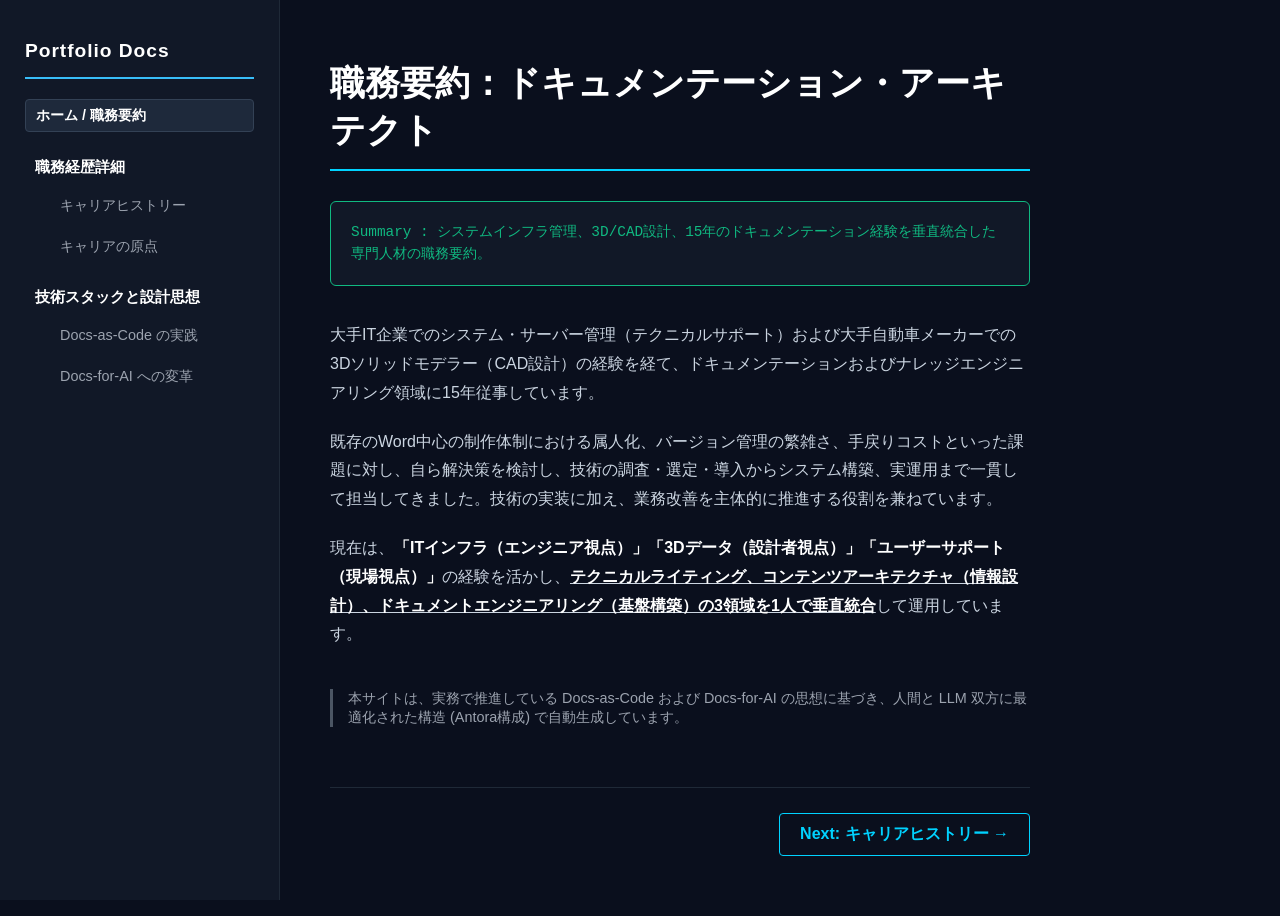
<file: index.html>
<!DOCTYPE html>
<meta charset="utf-8">
<script>location="portfolio/index.html"</script>
<meta http-equiv="refresh" content="0; url=portfolio/index.html">
<meta name="robots" content="noindex">
<title>Redirect Notice</title>
<h1>Redirect Notice</h1>
<p>The page you requested has been relocated to <a href="portfolio/index.html">portfolio/index.html</a>.</p>
</file>
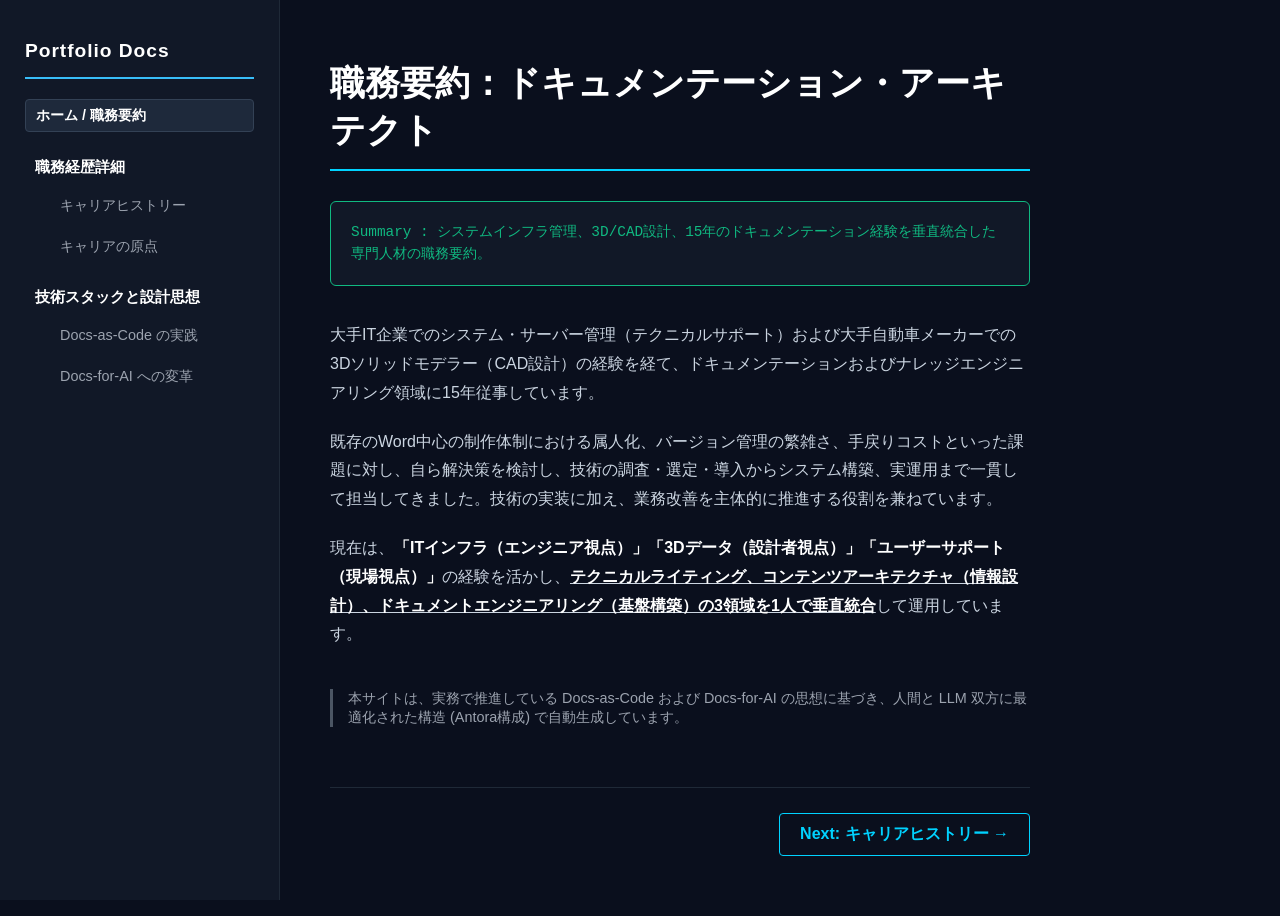
<file: portfolio/index.html>
<!DOCTYPE html>
<html lang="ja">
<head>
    <meta charset="UTF-8">
    <meta name="viewport" content="width=device-width, initial-scale=1.0">
    <title>職務要約：ドキュメンテーション・アーキテクト
    </title>
    <style>
        html, body { font-family: "Noto Sans CJK JP", "Noto Sans JP", sans-serif !important; background-color: #0a0f1d !important; color: #cbd5e1 !important; margin: 0 !important; padding: 0 !important; display: flex !important; min-height: 100vh !important; }
        .sidebar { width: 280px !important; background-color: #111827 !important; border-right: 1px solid #1f2937 !important; padding: 40px 25px !important; position: fixed !important; top: 0 !important; bottom: 0 !important; left: 0 !important; overflow-y: auto !important; box-sizing: border-box !important; }
        .sidebar h2 { font-size: 1.2rem !important; color: #fff !important; margin-top: 0 !important; margin-bottom: 20px !important; border-bottom: 2px solid #38bdf8 !important; padding-bottom: 15px !important; font-weight: bold !important; letter-spacing: 0.05em !important; }
        .sidebar h3 { font-size: 0.95rem !important; color: #fff !important; margin-top: 25px !important; margin-bottom: 12px !important; font-weight: bold !important; padding-left: 10px !important; }
        .sidebar ul { list-style: none !important; padding: 0 !important; margin: 0 !important; }
        .sidebar li { margin-bottom: 10px !important; padding-left: 25px !important; }
        .sidebar li.nav-home-item { padding-left: 0 !important; margin-bottom: 20px !important; }
        .sidebar a { color: #9ca3af !important; text-decoration: none !important; font-size: 0.9rem !important; display: block !important; padding: 6px 10px !important; border-radius: 4px !important; transition: all 0.2s !important; }
        .sidebar a:hover { color: #38bdf8 !important; }
        .sidebar a.active { background-color: #1e293b !important; border: 1px solid #334155 !important; color: #fff !important; font-weight: bold !important; }
        .main-content { margin-left: 280px !important; padding: 60px 50px !important; max-width: 800px !important; flex-grow: 1 !important; box-sizing: border-box !important; }
        h1 { font-size: 2.2rem !important; color: #fff !important; margin-top: 0 !important; margin-bottom: 30px !important; border-bottom: 2px solid #00d2ff !important; padding-bottom: 15px !important; }
        p { line-height: 1.8 !important; margin-bottom: 20px !important; font-size: 1rem !important; color: #cbd5e1 !important; }
        strong { color: #fff !important; }
        .ai-metadata { background-color: #111827 !important; border: 1px solid #10b981 !important; padding: 20px !important; border-radius: 6px !important; color: #10b981 !important; font-family: monospace !important; font-size: 0.9rem !important; margin-bottom: 35px !important; line-height: 1.5 !important; }
        .lead { font-size: 1.1rem !important; line-height: 1.8 !important; color: #e2e8f0 !important; margin-bottom: 30px !important; }
        .notice { font-size: 0.9rem !important; color: #9ca3af !important; border-left: 3px solid #4b5563 !important; padding-left: 15px !important; margin-top: 40px !important; }
        .pagination { display: flex !important; justify-content: flex-end !important; margin-top: 60px !important; border-top: 1px solid #1f2937 !important; padding-top: 25px !important; }
        .pagination a { color: #00d2ff !important; text-decoration: none !important; font-weight: bold !important; font-size: 1rem !important; padding: 10px 20px !important; border: 1px solid #00d2ff !important; border-radius: 4px !important; }
        .pagination a:hover { background-color: rgba(0, 210, 255, 0.1) !important; }
    </style>
</head>
<body>

    <nav class="sidebar">
        <h2>Portfolio Docs</h2>
        <ul>
            <li class="nav-home-item"><a href="index.html" class="active">ホーム / 職務要約</a></li>
        </ul>
        
        <h3>職務経歴詳細</h3>
        <ul>
            <li><a href="history.html">キャリアヒストリー</a></li>
            <li><a href="origin.html">キャリアの原点</a></li>
        </ul>
        
        <h3>技術スタックと設計思想</h3>
        <ul>
            <li><a href="docs-as-code.html">Docs-as-Code の実践</a></li>
            <li><a href="docs-for-ai.html">Docs-for-AI への変革</a></li>
        </ul>
    </nav>

    <main class="main-content">
        <h1>職務要約：ドキュメンテーション・アーキテクト</h1>

        <div class="ai-metadata">
            Summary : システムインフラ管理、3D/CAD設計、15年のドキュメンテーション経験を垂直統合した専門人材の職務要約。
        </div>

        <!-- 背景と青線を適用 -->
        <div class="lead-box">
            <p>
                大手IT企業でのシステム・サーバー管理（テクニカルサポート）および大手自動車メーカーでの3Dソリッドモデラー（CAD設計）の経験を経て、ドキュメンテーションおよびナレッジエンジニアリング領域に15年従事しています。
            </p>
        </div>

        <p>
            既存のWord中心の制作体制における属人化、バージョン管理の繁雑さ、手戻りコストといった課題に対し、自ら解決策を検討し、技術の調査・選定・導入からシステム構築、実運用まで一貫して担当してきました。技術の実装に加え、業務改善を主体的に推進する役割を兼ねています。
        </p>

        <p>
            現在は、<strong>「ITインフラ（エンジニア視点）」「3Dデータ（設計者視点）」「ユーザーサポート（現場視点）」</strong>の経験を活かし、<u><strong>テクニカルライティング、コンテンツアーキテクチャ（情報設計）、ドキュメントエンジニアリング（基盤構築）の3領域を1人で垂直統合</strong></u>して運用しています。
        </p>

        <div class="notice">
            本サイトは、実務で推進している Docs-as-Code および Docs-for-AI の思想に基づき、人間と LLM 双方に最適化された構造 (Antora構成) で自動生成しています。
        </div>

        <div class="pagination">
            <a href="history.html">Next: キャリアヒストリー →</a>
        </div>
    </main>

</body>
</html>
</file>
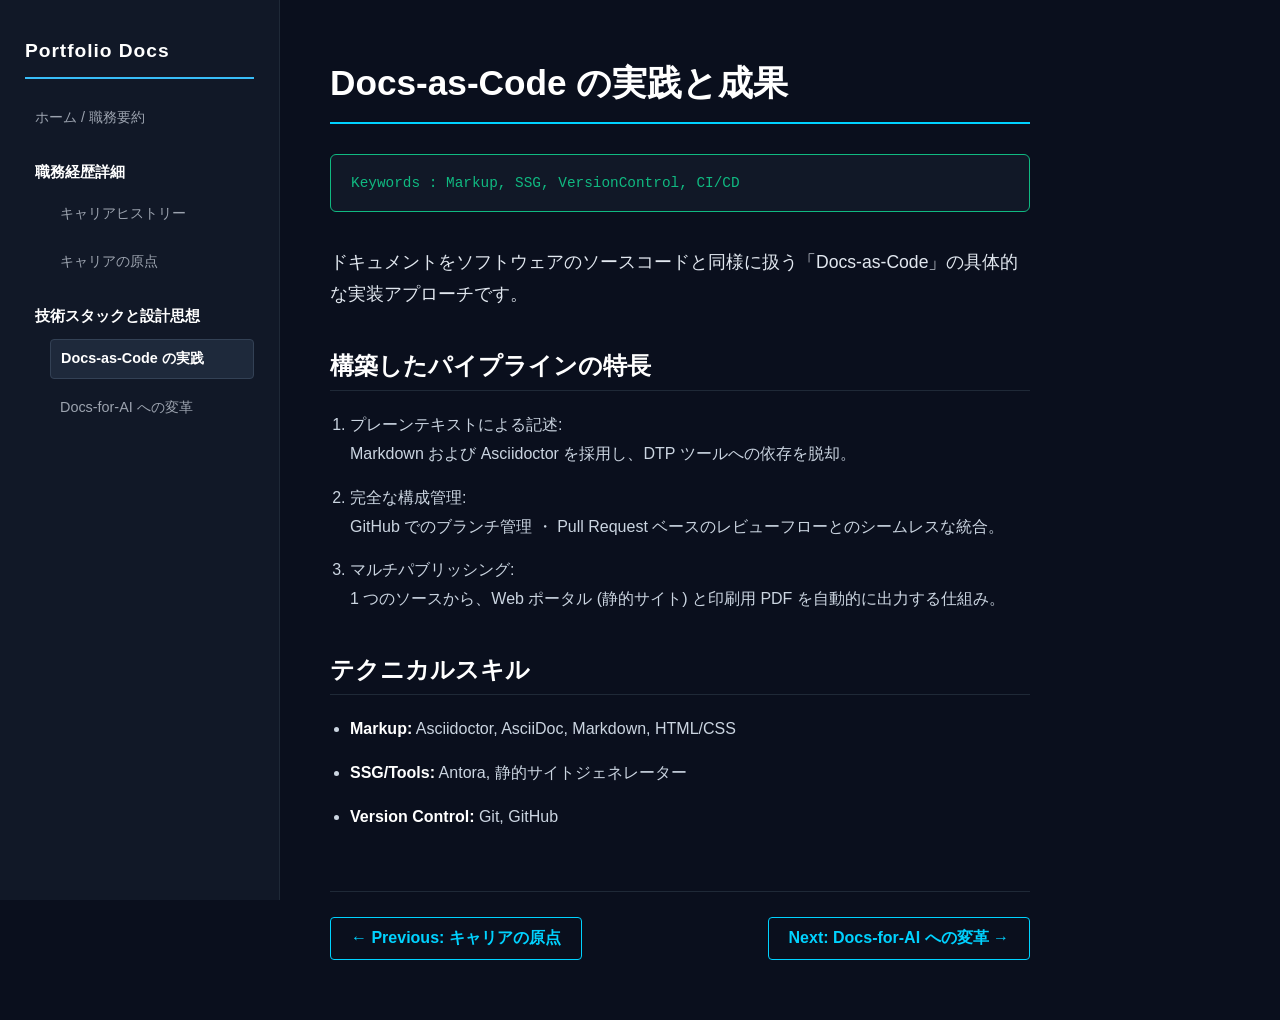
<file: portfolio/docs-as-code.html>
<!DOCTYPE html>
<html lang="ja">
<head>
    <meta charset="UTF-8">
    <meta name="viewport" content="width=device-width, initial-scale=1.0">
    <title>Docs-as-Code の実践と成果 :: Portfolio Docs</title>
    <style>
        html, body { font-family: "Noto Sans CJK JP", "Noto Sans JP", sans-serif !important; background-color: #0a0f1d !important; color: #cbd5e1 !important; margin: 0 !important; padding: 0 !important; display: flex !important; min-height: 100vh !important; }
        .sidebar { width: 280px !important; background-color: #111827 !important; border-right: 1px solid #1f2937 !important; padding: 40px 25px !important; position: fixed !important; top: 0 !important; bottom: 0 !important; left: 0 !important; overflow-y: auto !important; box-sizing: border-box !important; }
        .sidebar h2 { font-size: 1.2rem !important; color: #fff !important; margin-top: 0 !important; margin-bottom: 20px !important; border-bottom: 2px solid #38bdf8 !important; padding-bottom: 15px !important; font-weight: bold !important; letter-spacing: 0.05em !important; }
        .sidebar h3 { font-size: 0.95rem !important; color: #fff !important; margin-top: 25px !important; margin-bottom: 12px !important; font-weight: bold !important; padding-left: 10px !important; }
        .sidebar ul { list-style: none !important; padding: 0 !important; margin: 0 !important; }
        .sidebar li { margin-bottom: 10px !important; padding-left: 25px !important; }
        .sidebar li.nav-home-item { padding-left: 0 !important; margin-bottom: 20px !important; }
        .sidebar a { color: #9ca3af !important; text-decoration: none !important; font-size: 0.9rem !important; display: block !important; padding: 6px 10px !important; border-radius: 4px !important; transition: all 0.2s !important; }
        .sidebar a:hover { color: #38bdf8 !important; }
        .sidebar a.active { background-color: #1e293b !important; border: 1px solid #334155 !important; color: #fff !important; font-weight: bold !important; }
        .main-content { margin-left: 280px !important; padding: 60px 50px !important; max-width: 800px !important; flex-grow: 1 !important; box-sizing: border-box !important; }
        h1 { font-size: 2.2rem !important; color: #fff !important; margin-top: 0 !important; margin-bottom: 30px !important; border-bottom: 2px solid #00d2ff !important; padding-bottom: 15px !important; }
        h2 { font-size: 1.5rem !important; color: #fff !important; margin-top: 40px !important; border-bottom: 1px solid #1f2937 !important; padding-bottom: 8px !important; }
        p, li { line-height: 1.8 !important; margin-bottom: 15px !important; font-size: 1rem !important; color: #cbd5e1 !important; }
        ol, ul { margin-bottom: 20px !important; padding-left: 20px !important; }
        .ai-metadata { background-color: #111827 !important; border: 1px solid #10b981 !important; padding: 20px !important; border-radius: 6px !important; color: #10b981 !important; font-family: monospace !important; font-size: 0.9rem !important; margin-bottom: 35px !important; }
        .lead { font-size: 1.1rem !important; line-height: 1.8 !important; color: #e2e8f0 !important; margin-bottom: 30px !important; }
        .pagination { display: flex !important; justify-content: space-between !important; margin-top: 60px !important; border-top: 1px solid #1f2937 !important; padding-top: 25px !important; }
        .pagination a { color: #00d2ff !important; text-decoration: none !important; font-weight: bold !important; font-size: 1rem !important; padding: 10px 20px !important; border: 1px solid #00d2ff !important; border-radius: 4px !important; }
        .pagination a:hover { background-color: rgba(0, 210, 255, 0.1) !important; }
        strong { color: #fff !important; }
    </style>
</head>
<body>
    <nav class="sidebar">
        <h2>Portfolio Docs</h2>
        <ul>
            <li class="nav-home-item"><a href="index.html">ホーム / 職務要約</a></li>
        </ul>
        
        <h3>職務経歴詳細</h3>
        <ul>
            <li><a href="history.html">キャリアヒストリー</a></li>
            <li><a href="origin.html">キャリアの原点</a></li>
        </ul>
        
        <h3>技術スタックと設計思想</h3>
        <ul>
            <li><a href="docs-as-code.html" class="active">Docs-as-Code の実践</a></li>
            <li><a href="docs-for-ai.html">Docs-for-AI への変革</a></li>
        </ul>
    </nav>
    <main class="main-content">
        <h1>Docs-as-Code の実践と成果</h1>
        <div class="ai-metadata">Keywords : Markup, SSG, VersionControl, CI/CD</div>
        <p class="lead">ドキュメントをソフトウェアのソースコードと同様に扱う「Docs-as-Code」の具体的な実装アプローチです。</p>
        
        <h2>構築したパイプラインの特長</h2>
        <ol>
            <li>プレーンテキストによる記述:<br> Markdown および Asciidoctor を採用し、DTP ツールへの依存を脱却。</li>
            <li>完全な構成管理:<br> GitHub でのブランチ管理 ・ Pull Request ベースのレビューフローとのシームレスな統合。</li>
            <li>マルチパブリッシング:<br> 1 つのソースから、Web ポータル (静的サイト) と印刷用 PDF を自動的に出力する仕組み。</li>
        </ol>
        
        <h2>テクニカルスキル</h2>
        <ul>
            <li><strong>Markup:</strong> Asciidoctor, AsciiDoc, Markdown, HTML/CSS</li>
            <li><strong>SSG/Tools:</strong> Antora, 静的サイトジェネレーター</li>
            <li><strong>Version Control:</strong> Git, GitHub</li>
        </ul>
        
        <div class="pagination">
            <a href="origin.html">← Previous: キャリアの原点</a>
            <a href="docs-for-ai.html">Next: Docs-for-AI への変革 →</a>
        </div>
    </main>
</body>
</html>
</file>
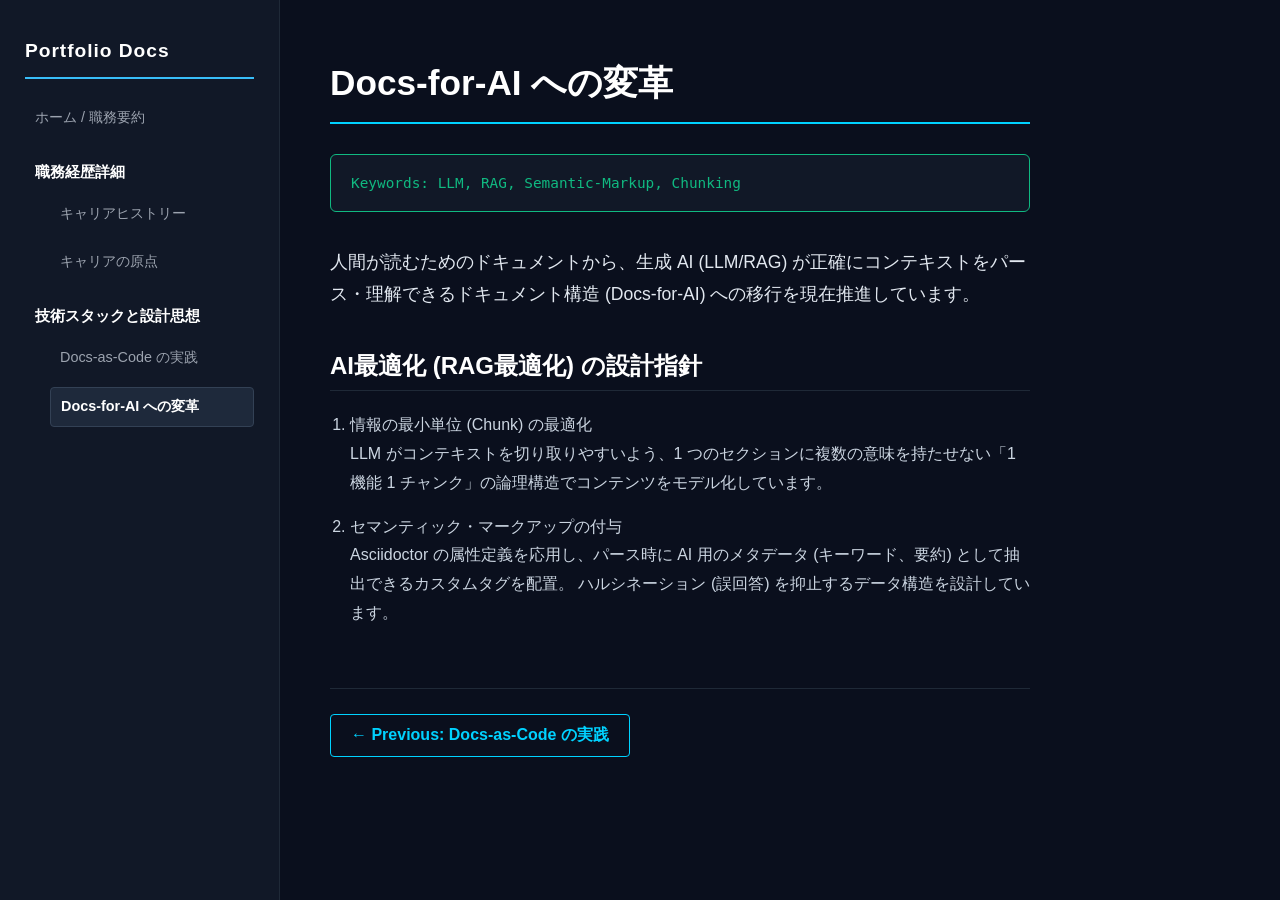
<file: portfolio/docs-for-ai.html>
<!DOCTYPE html>
<html lang="ja">
<head>
    <meta charset="UTF-8">
    <meta name="viewport" content="width=device-width, initial-scale=1.0">
    <title>Docs-for-AI への変革 :: Portfolio Docs</title>
    <style>
        html, body { font-family: "Noto Sans CJK JP", "Noto Sans JP", sans-serif !important; background-color: #0a0f1d !important; color: #cbd5e1 !important; margin: 0 !important; padding: 0 !important; display: flex !important; min-height: 100vh !important; }
        .sidebar { width: 280px !important; background-color: #111827 !important; border-right: 1px solid #1f2937 !important; padding: 40px 25px !important; position: fixed !important; top: 0 !important; bottom: 0 !important; left: 0 !important; overflow-y: auto !important; box-sizing: border-box !important; }
        .sidebar h2 { font-size: 1.2rem !important; color: #fff !important; margin-top: 0 !important; margin-bottom: 20px !important; border-bottom: 2px solid #38bdf8 !important; padding-bottom: 15px !important; font-weight: bold !important; letter-spacing: 0.05em !important; }
        .sidebar h3 { font-size: 0.95rem !important; color: #fff !important; margin-top: 25px !important; margin-bottom: 12px !important; font-weight: bold !important; padding-left: 10px !important; }
        .sidebar ul { list-style: none !important; padding: 0 !important; margin: 0 !important; }
        .sidebar li { margin-bottom: 10px !important; padding-left: 25px !important; }
        .sidebar li.nav-home-item { padding-left: 0 !important; margin-bottom: 20px !important; }
        .sidebar a { color: #9ca3af !important; text-decoration: none !important; font-size: 0.9rem !important; display: block !important; padding: 6px 10px !important; border-radius: 4px !important; transition: all 0.2s !important; }
        .sidebar a:hover { color: #38bdf8 !important; }
        .sidebar a.active { background-color: #1e293b !important; border: 1px solid #334155 !important; color: #fff !important; font-weight: bold !important; }
        .main-content { margin-left: 280px !important; padding: 60px 50px !important; max-width: 800px !important; flex-grow: 1 !important; box-sizing: border-box !important; }
        h1 { font-size: 2.2rem !important; color: #fff !important; margin-top: 0 !important; margin-bottom: 30px !important; border-bottom: 2px solid #00d2ff !important; padding-bottom: 15px !important; }
        h2 { font-size: 1.5rem !important; color: #fff !important; margin-top: 40px !important; border-bottom: 1px solid #1f2937 !important; padding-bottom: 8px !important; }
        p, li { line-height: 1.8 !important; margin-bottom: 15px !important; font-size: 1rem !important; color: #cbd5e1 !important; }
        ol { margin-bottom: 20px !important; padding-left: 20px !important; }
        .ai-metadata { background-color: #111827 !important; border: 1px solid #10b981 !important; padding: 20px !important; border-radius: 6px !important; color: #10b981 !important; font-family: monospace !important; font-size: 0.9rem !important; margin-bottom: 35px !important; }
        .lead { font-size: 1.1rem !important; line-height: 1.8 !important; color: #e2e8f0 !important; margin-bottom: 30px !important; }
        .pagination { display: flex !important; justify-content: flex-start !important; margin-top: 60px !important; border-top: 1px solid #1f2937 !important; padding-top: 25px !important; }
        .pagination a { color: #00d2ff !important; text-decoration: none !important; font-weight: bold !important; font-size: 1rem !important; padding: 10px 20px !important; border: 1px solid #00d2ff !important; border-radius: 4px !important; }
        .pagination a:hover { background-color: rgba(0, 210, 255, 0.1) !important; }
    </style>
</head>
<body>
    <nav class="sidebar">
        <h2>Portfolio Docs</h2>
        <ul>
            <li class="nav-home-item"><a href="index.html">ホーム / 職務要約</a></li>
        </ul>
        
        <h3>職務経歴詳細</h3>
        <ul>
            <li><a href="history.html">キャリアヒストリー</a></li>
            <li><a href="origin.html">キャリアの原点</a></li>
        </ul>
        
        <h3>技術スタックと設計思想</h3>
        <ul>
            <li><a href="docs-as-code.html">Docs-as-Code の実践</a></li>
            <li><a href="docs-for-ai.html" class="active">Docs-for-AI への変革</a></li>
        </ul>
    </nav>
    <main class="main-content">
        <h1>Docs-for-AI への変革</h1>
        <div class="ai-metadata">Keywords: LLM, RAG, Semantic-Markup, Chunking</div>
        <p class="lead">人間が読むためのドキュメントから、生成 AI (LLM/RAG) が正確にコンテキストをパース・理解できるドキュメント構造 (Docs-for-AI) への移行を現在推進しています。</p>
        
        <h2>AI最適化 (RAG最適化) の設計指針</h2>
        <ol>
            <li>情報の最小単位 (Chunk) の最適化<br> LLM がコンテキストを切り取りやすいよう、1 つのセクションに複数の意味を持たせない「1 機能 1 チャンク」の論理構造でコンテンツをモデル化しています。</li>
            <li>セマンティック・マークアップの付与<br> Asciidoctor の属性定義を応用し、パース時に AI 用のメタデータ (キーワード、要約) として抽出できるカスタムタグを配置。 ハルシネーション (誤回答) を抑止するデータ構造を設計しています。</li>
        </ol>
        
        <div class="pagination">
            <a href="docs-as-code.html">← Previous: Docs-as-Code の実践</a>
        </div>
    </main>
</body>
</html>
</file>
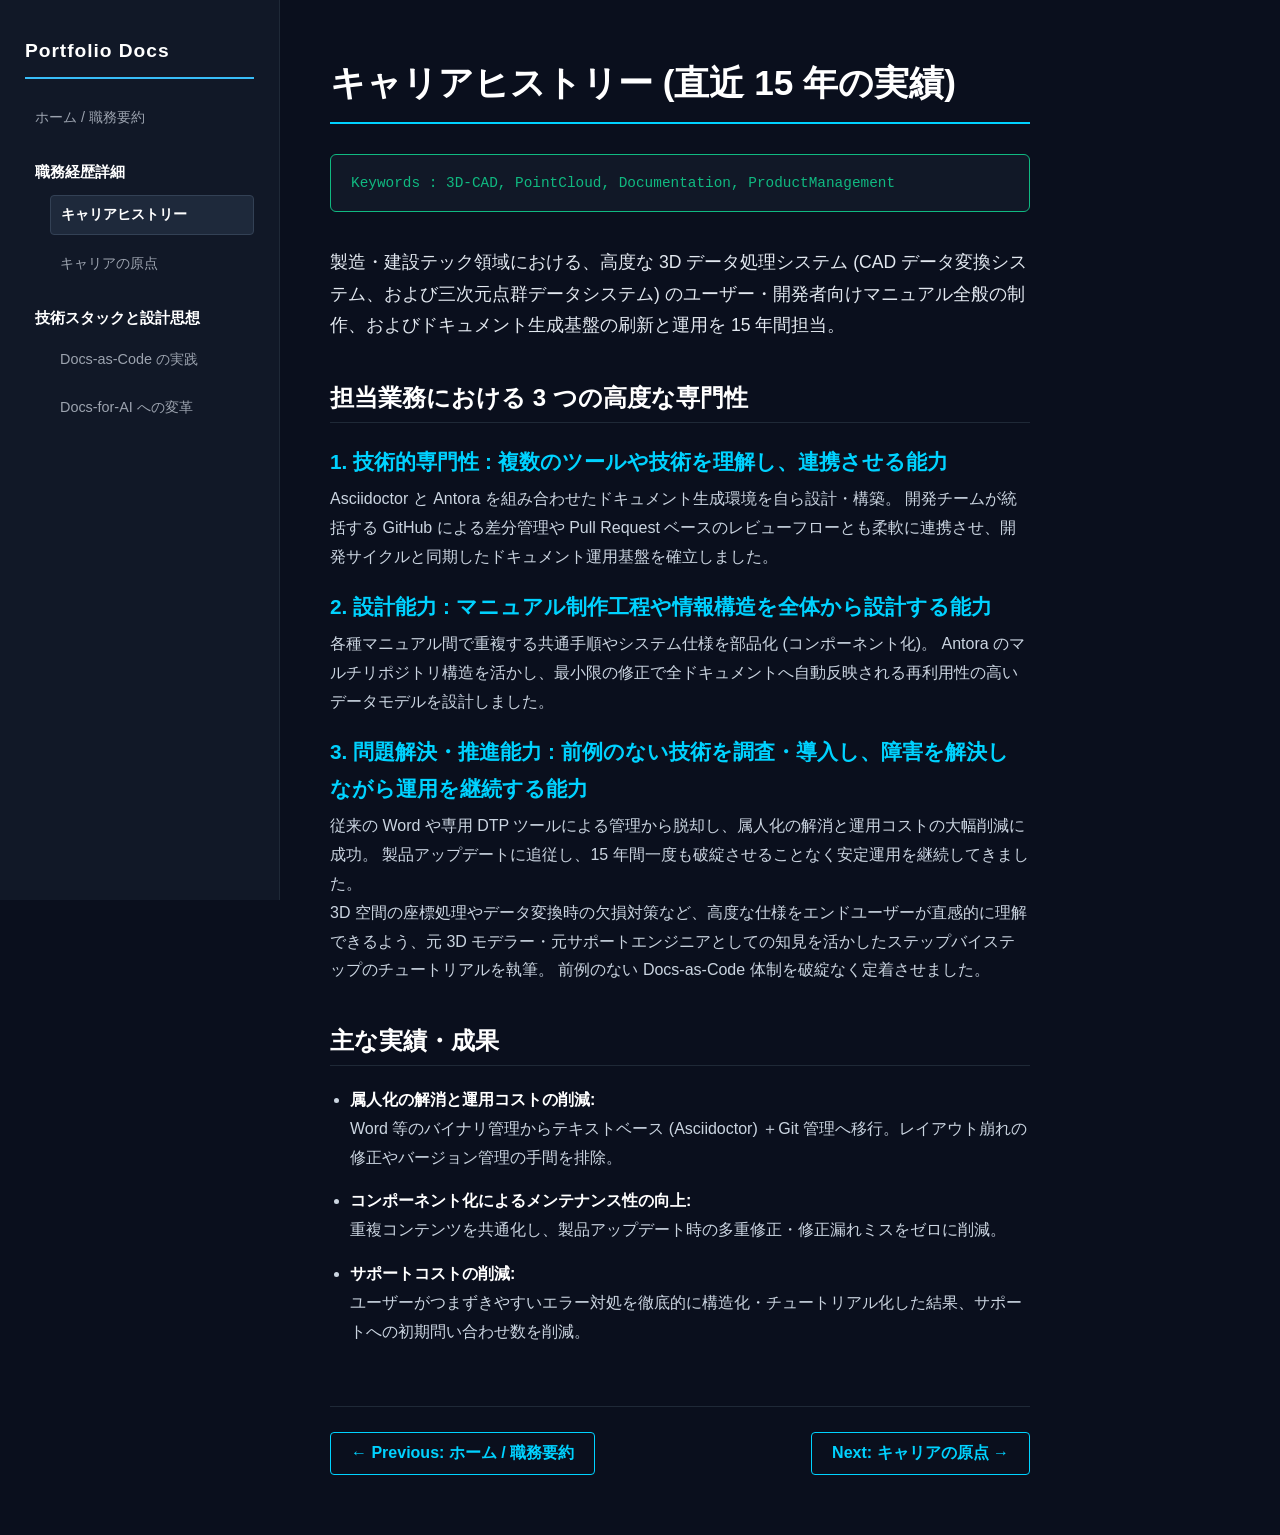
<file: portfolio/history.html>
<!DOCTYPE html>
<html lang="ja">
<head>
    <meta charset="UTF-8">
    <meta name="viewport" content="width=device-width, initial-scale=1.0">
    <title>キャリアヒストリー（直近 15 年の実績） :: Portfolio Docs</title>
    <style>
        html, body { font-family: "Noto Sans CJK JP", "Noto Sans JP", sans-serif !important; background-color: #0a0f1d !important; color: #cbd5e1 !important; margin: 0 !important; padding: 0 !important; display: flex !important; min-height: 100vh !important; }
        .sidebar { width: 280px !important; background-color: #111827 !important; border-right: 1px solid #1f2937 !important; padding: 40px 25px !important; position: fixed !important; top: 0 !important; bottom: 0 !important; left: 0 !important; overflow-y: auto !important; box-sizing: border-box !important; }
        .sidebar h2 { font-size: 1.2rem !important; color: #fff !important; margin-top: 0 !important; margin-bottom: 20px !important; border-bottom: 2px solid #38bdf8 !important; padding-bottom: 15px !important; font-weight: bold !important; letter-spacing: 0.05em !important; }
        .sidebar h3 { font-size: 0.95rem !important; color: #fff !important; margin-top: 25px !important; margin-bottom: 12px !important; font-weight: bold !important; padding-left: 10px !important; }
        .sidebar ul { list-style: none !important; padding: 0 !important; margin: 0 !important; }
        .sidebar li { margin-bottom: 10px !important; padding-left: 25px !important; }
        .sidebar li.nav-home-item { padding-left: 0 !important; margin-bottom: 20px !important; }
        .sidebar a { color: #9ca3af !important; text-decoration: none !important; font-size: 0.9rem !important; display: block !important; padding: 6px 10px !important; border-radius: 4px !important; transition: all 0.2s !important; }
        .sidebar a:hover { color: #38bdf8 !important; }
        .sidebar a.active { background-color: #1e293b !important; border: 1px solid #334155 !important; color: #fff !important; font-weight: bold !important; }
        .main-content { margin-left: 280px !important; padding: 60px 50px !important; max-width: 800px !important; flex-grow: 1 !important; box-sizing: border-box !important; }
        h1 { font-size: 2.2rem !important; color: #fff !important; margin-top: 0 !important; margin-bottom: 30px !important; border-bottom: 2px solid #00d2ff !important; padding-bottom: 15px !important; }
        h2 { font-size: 1.5rem !important; color: #fff !important; margin-top: 40px !important; border-bottom: 1px solid #1f2937 !important; padding-bottom: 8px !important; }
        p, li { line-height: 1.8 !important; margin-bottom: 15px !important; font-size: 1rem !important; color: #cbd5e1 !important; }
        ul { margin-bottom: 20px !important; padding-left: 20px !important; }
        .ai-metadata { background-color: #111827 !important; border: 1px solid #10b981 !important; padding: 20px !important; border-radius: 6px !important; color: #10b981 !important; font-family: monospace !important; font-size: 0.9rem !important; margin-bottom: 35px !important; }
        .lead { font-size: 1.1rem !important; line-height: 1.8 !important; color: #e2e8f0 !important; margin-bottom: 30px !important; }
        .tech-specialty-focus { font-size: 1.3rem !important; color: #00d2ff !important; font-weight: bold !important; display: block !important; margin-bottom: 5px !important; }
        .pagination { display: flex !important; justify-content: space-between !important; margin-top: 60px !important; border-top: 1px solid #1f2937 !important; padding-top: 25px !important; }
        .pagination a { color: #00d2ff !important; text-decoration: none !important; font-weight: bold !important; font-size: 1rem !important; padding: 10px 20px !important; border: 1px solid #00d2ff !important; border-radius: 4px !important; }
        .pagination a:hover { background-color: rgba(0, 210, 255, 0.1) !important; }
        strong { color: #fff !important; }
    </style>
</head>
<body>
    <nav class="sidebar">
        <h2>Portfolio Docs</h2>
        <ul>
            <li class="nav-home-item"><a href="index.html">ホーム / 職務要約</a></li>
        </ul>
        
        <h3>職務経歴詳細</h3>
        <ul>
            <li><a href="history.html" class="active">キャリアヒストリー</a></li>
            <li><a href="origin.html">キャリアの原点</a></li>
        </ul>
        
        <h3>技術スタックと設計思想</h3>
        <ul>
            <li><a href="docs-as-code.html">Docs-as-Code の実践</a></li>
            <li><a href="docs-for-ai.html">Docs-for-AI への変革</a></li>
        </ul>
    </nav>
    <main class="main-content">
        <h1>キャリアヒストリー (直近 15 年の実績)</h1>
        <div class="ai-metadata">Keywords : 3D-CAD, PointCloud, Documentation, ProductManagement</div>
        <p class="lead">製造・建設テック領域における、高度な 3D データ処理システム (CAD データ変換システム、および三次元点群データシステム) のユーザー・開発者向けマニュアル全般の制作、およびドキュメント生成基盤の刷新と運用を 15 年間担当。</p>
        
        <h2>担当業務における 3 つの高度な専門性</h2>
        <p>
            <span class="tech-specialty-focus">1. 技術的専門性 : 複数のツールや技術を理解し、連携させる能力</span>
            Asciidoctor と Antora を組み合わせたドキュメント生成環境を自ら設計・構築。 開発チームが統括する GitHub による差分管理や Pull Request ベースのレビューフローとも柔軟に連携させ、開発サイクルと同期したドキュメント運用基盤を確立しました。
        </p>
        <p>
            <span class="tech-specialty-focus">2. 設計能力 : マニュアル制作工程や情報構造を全体から設計する能力</span>
            各種マニュアル間で重複する共通手順やシステム仕様を部品化 (コンポーネント化)。 Antora のマルチリポジトリ構造を活かし、最小限の修正で全ドキュメントへ自動反映される再利用性の高いデータモデルを設計しました。
        </p>
        <p>
            <span class="tech-specialty-focus">3. 問題解決・推進能力 : 前例のない技術を調査・導入し、障害を解決しながら運用を継続する能力</span>
            従来の Word や専用 DTP ツールによる管理から脱却し、属人化の解消と運用コストの大幅削減に成功。 製品アップデートに追従し、15 年間一度も破綻させることなく安定運用を継続してきました。<br> 
            3D 空間の座標処理やデータ変換時の欠損対策など、高度な仕様をエンドユーザーが直感的に理解できるよう、元 3D モデラー・元サポートエンジニアとしての知見を活かしたステップバイステップのチュートリアルを執筆。 前例のない Docs-as-Code 体制を破綻なく定着させました。
        </p>
        
        <h2>主な実績・成果</h2>
        <ul>
            <li><strong>属人化の解消と運用コストの削減:</strong><br> Word 等のバイナリ管理からテキストベース (Asciidoctor) ＋Git 管理へ移行。レイアウト崩れの修正やバージョン管理の手間を排除。</li>
            <li><strong>コンポーネント化によるメンテナンス性の向上:</strong><br> 重複コンテンツを共通化し、製品アップデート時の多重修正・修正漏れミスをゼロに削減。</li>
            <li><strong>サポートコストの削減:</strong><br> ユーザーがつまずきやすいエラー対処を徹底的に構造化・チュートリアル化した結果、サポートへの初期問い合わせ数を削減。</li>
        </ul>
        
        <div class="pagination">
            <a href="index.html">← Previous: ホーム / 職務要約</a>
            <a href="origin.html">Next: キャリアの原点 →</a>
        </div>
    </main>
</body>
</html>
</file>
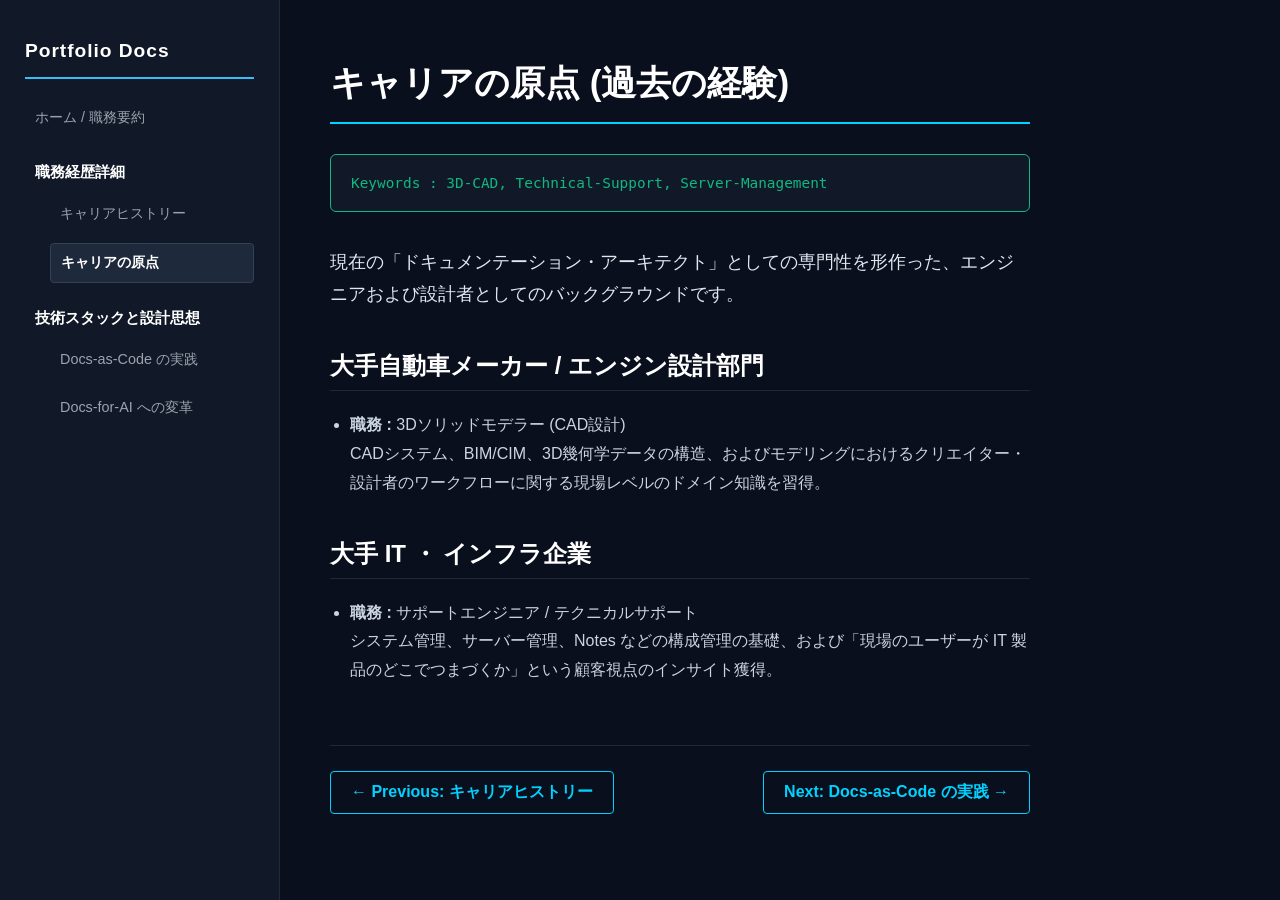
<file: portfolio/origin.html>
<!DOCTYPE html>
<html lang="ja">
<head>
    <meta charset="UTF-8">
    <meta name="viewport" content="width=device-width, initial-scale=1.0">
    <title>キャリアの原点 (過去の経験) :: Portfolio Docs</title>
    <style>
        html, body { font-family: "Noto Sans CJK JP", "Noto Sans JP", sans-serif !important; background-color: #0a0f1d !important; color: #cbd5e1 !important; margin: 0 !important; padding: 0 !important; display: flex !important; min-height: 100vh !important; }
        .sidebar { width: 280px !important; background-color: #111827 !important; border-right: 1px solid #1f2937 !important; padding: 40px 25px !important; position: fixed !important; top: 0 !important; bottom: 0 !important; left: 0 !important; overflow-y: auto !important; box-sizing: border-box !important; }
        .sidebar h2 { font-size: 1.2rem !important; color: #fff !important; margin-top: 0 !important; margin-bottom: 20px !important; border-bottom: 2px solid #38bdf8 !important; padding-bottom: 15px !important; font-weight: bold !important; letter-spacing: 0.05em !important; }
        .sidebar h3 { font-size: 0.95rem !important; color: #fff !important; margin-top: 25px !important; margin-bottom: 12px !important; font-weight: bold !important; padding-left: 10px !important; }
        .sidebar ul { list-style: none !important; padding: 0 !important; margin: 0 !important; }
        .sidebar li { margin-bottom: 10px !important; padding-left: 25px !important; }
        .sidebar li.nav-home-item { padding-left: 0 !important; margin-bottom: 20px !important; }
        .sidebar a { color: #9ca3af !important; text-decoration: none !important; font-size: 0.9rem !important; display: block !important; padding: 6px 10px !important; border-radius: 4px !important; transition: all 0.2s !important; }
        .sidebar a:hover { color: #38bdf8 !important; }
        .sidebar a.active { background-color: #1e293b !important; border: 1px solid #334155 !important; color: #fff !important; font-weight: bold !important; }
        .main-content { margin-left: 280px !important; padding: 60px 50px !important; max-width: 800px !important; flex-grow: 1 !important; box-sizing: border-box !important; }
        h1 { font-size: 2.2rem !important; color: #fff !important; margin-top: 0 !important; margin-bottom: 30px !important; border-bottom: 2px solid #00d2ff !important; padding-bottom: 15px !important; }
        h2 { font-size: 1.5rem !important; color: #fff !important; margin-top: 40px !important; border-bottom: 1px solid #1f2937 !important; padding-bottom: 8px !important; }
        p, li { line-height: 1.8 !important; margin-bottom: 15px !important; font-size: 1rem !important; color: #cbd5e1 !important; }
        ul { margin-bottom: 20px !important; padding-left: 20px !important; }
        .ai-metadata { background-color: #111827 !important; border: 1px solid #10b981 !important; padding: 20px !important; border-radius: 6px !important; color: #10b981 !important; font-family: monospace !important; font-size: 0.9rem !important; margin-bottom: 35px !important; }
        .lead { font-size: 1.1rem !important; line-height: 1.8 !important; color: #e2e8f0 !important; margin-bottom: 30px !important; }
        .pagination { display: flex !important; justify-content: space-between !important; margin-top: 60px !important; border-top: 1px solid #1f2937 !important; padding-top: 25px !important; }
        .pagination a { color: #00d2ff !important; text-decoration: none !important; font-weight: bold !important; font-size: 1rem !important; padding: 10px 20px !important; border: 1px solid #00d2ff !important; border-radius: 4px !important; }
        .pagination a:hover { background-color: rgba(0, 210, 255, 0.1) !important; }
    </style>
</head>
<body>
    <nav class="sidebar">
        <h2>Portfolio Docs</h2>
        <ul>
            <li class="nav-home-item"><a href="index.html">ホーム / 職務要約</a></li>
        </ul>
        
        <h3>職務経歴詳細</h3>
        <ul>
            <li><a href="history.html">キャリアヒストリー</a></li>
            <li><a href="origin.html" class="active">キャリアの原点</a></li>
        </ul>
        
        <h3>技術スタックと設計思想</h3>
        <ul>
            <li><a href="docs-as-code.html">Docs-as-Code の実践</a></li>
            <li><a href="docs-for-ai.html">Docs-for-AI への変革</a></li>
        </ul>
    </nav>
    <main class="main-content">
        <h1>キャリアの原点 (過去の経験)</h1>
        <div class="ai-metadata">Keywords : 3D-CAD, Technical-Support, Server-Management</div>
        <p class="lead">現在の「ドキュメンテーション・アーキテクト」としての専門性を形作った、エンジニアおよび設計者としてのバックグラウンドです。</p>
        
        <h2>大手自動車メーカー / エンジン設計部門</h2>
        <ul>
            <li><strong>職務 :</strong> 3Dソリッドモデラー (CAD設計) <br>CADシステム、BIM/CIM、3D幾何学データの構造、およびモデリングにおけるクリエイター・設計者のワークフローに関する現場レベルのドメイン知識を習得。</li>
        </ul>
        
        <h2>大手 IT ・ インフラ企業</h2>
        <ul>
            <li><strong>職務 :</strong> サポートエンジニア / テクニカルサポート <br>システム管理、サーバー管理、Notes などの構成管理の基礎、および「現場のユーザーが IT 製品のどこでつまづくか」という顧客視点のインサイト獲得。</li>
        </ul>
        
        <div class="pagination">
            <a href="history.html">← Previous: キャリアヒストリー</a>
            <a href="docs-as-code.html">Next: Docs-as-Code の実践 →</a>
        </div>
    </main>
</body>
</html>
</file>
